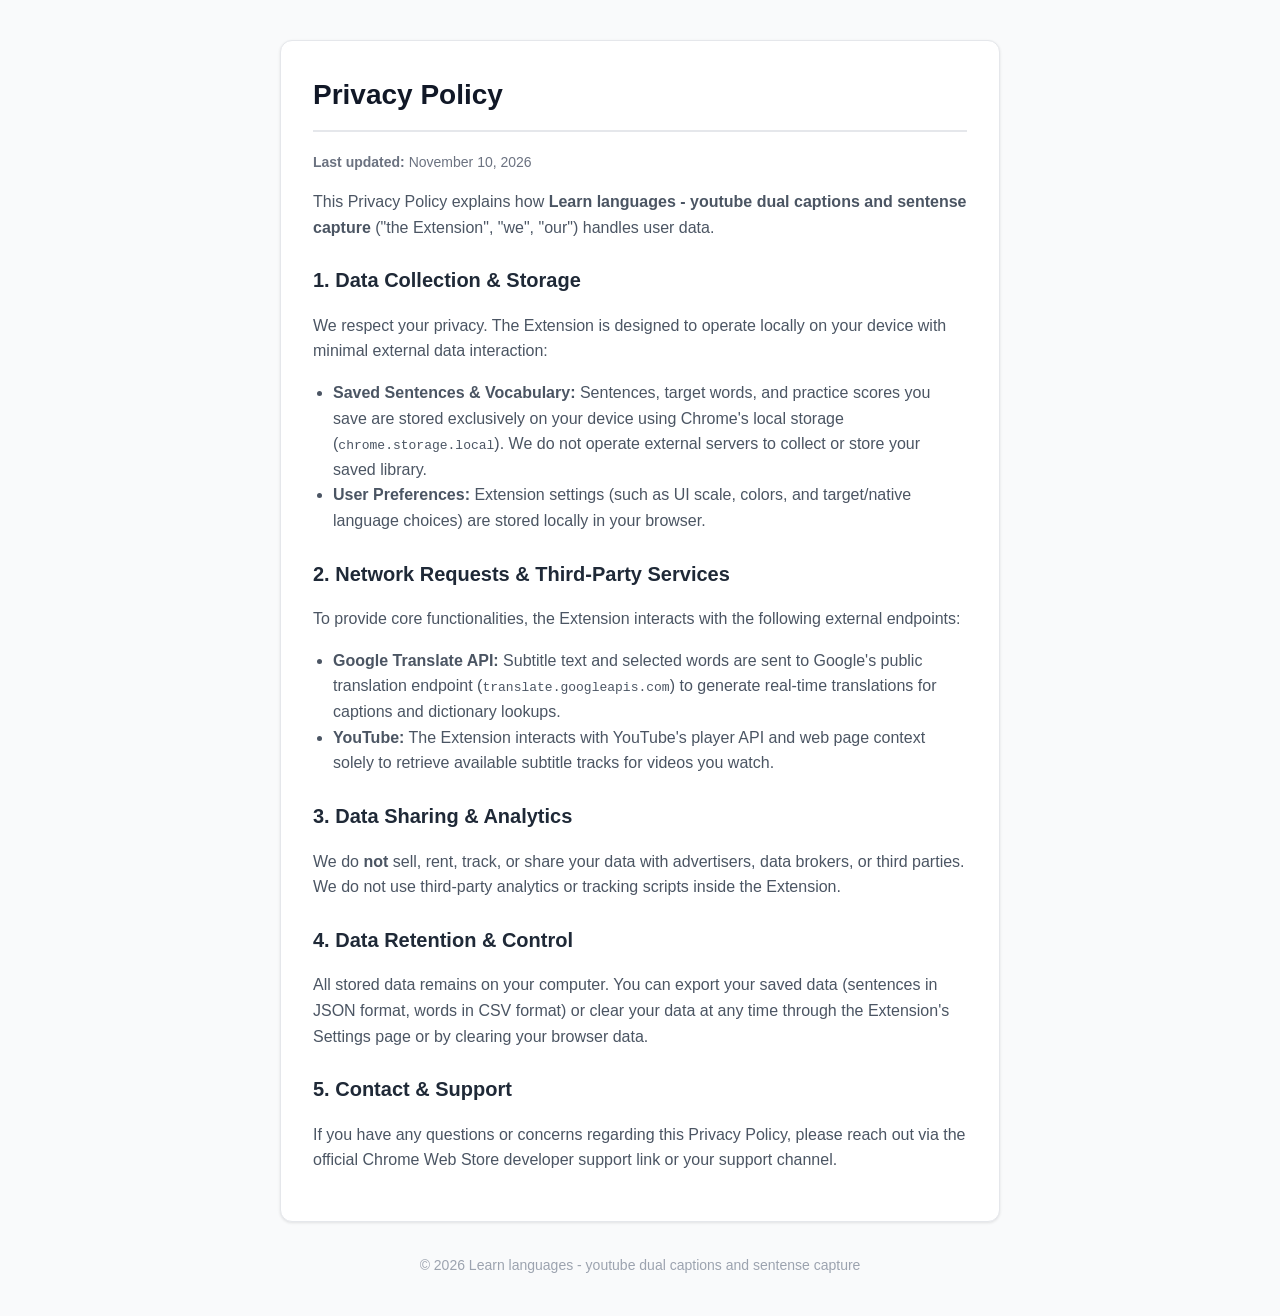
<file: docs/index.html>
<!DOCTYPE html>
<html lang="en">
<head>
  <meta charset="UTF-8">
  <meta name="viewport" content="width=device-width, initial-scale=1.0">
  <title>Privacy Policy - Dual Captions & Sentence Capture Extension</title>
  <style>
    body {
      font-family: -apple-system, BlinkMacSystemFont, "Segoe UI", Roboto, Helvetica, Arial, sans-serif;
      line-height: 1.6;
      color: #1f2937;
      max-width: 720px;
      margin: 40px auto;
      padding: 0 20px;
      background-color: #f9fafb;
    }
    .container {
      background: #ffffff;
      padding: 32px;
      border-radius: 12px;
      box-shadow: 0 1px 3px rgba(0,0,0,0.1);
      border: 1px solid #e5e7eb;
    }
    h1 {
      font-size: 1.75rem;
      color: #111827;
      margin-top: 0;
      border-bottom: 2px solid #e5e7eb;
      padding-bottom: 12px;
    }
    h2 {
      font-size: 1.25rem;
      color: #1f2937;
      margin-top: 24px;
    }
    p, li {
      color: #4b5563;
    }
    ul {
      padding-left: 20px;
    }
    .date {
      font-size: 0.875rem;
      color: #6b7280;
    }
    footer {
      margin-top: 32px;
      font-size: 0.875rem;
      color: #9ca3af;
      text-align: center;
    }
  </style>
</head>
<body>
  <div class="container">
    <h1>Privacy Policy</h1>
    <p class="date"><strong>Last updated:</strong> November 10, 2026</p>

    <p>This Privacy Policy explains how <strong>Learn languages - youtube dual captions and sentense capture</strong> ("the Extension", "we", "our") handles user data.</p>

    <h2>1. Data Collection & Storage</h2>
    <p>We respect your privacy. The Extension is designed to operate locally on your device with minimal external data interaction:</p>
    <ul>
      <li><strong>Saved Sentences & Vocabulary:</strong> Sentences, target words, and practice scores you save are stored exclusively on your device using Chrome's local storage (<code>chrome.storage.local</code>). We do not operate external servers to collect or store your saved library.</li>
      <li><strong>User Preferences:</strong> Extension settings (such as UI scale, colors, and target/native language choices) are stored locally in your browser.</li>
    </ul>

    <h2>2. Network Requests & Third-Party Services</h2>
    <p>To provide core functionalities, the Extension interacts with the following external endpoints:</p>
    <ul>
      <li><strong>Google Translate API:</strong> Subtitle text and selected words are sent to Google's public translation endpoint (<code>translate.googleapis.com</code>) to generate real-time translations for captions and dictionary lookups.</li>
      <li><strong>YouTube:</strong> The Extension interacts with YouTube's player API and web page context solely to retrieve available subtitle tracks for videos you watch.</li>
    </ul>

    <h2>3. Data Sharing & Analytics</h2>
    <p>We do <strong>not</strong> sell, rent, track, or share your data with advertisers, data brokers, or third parties. We do not use third-party analytics or tracking scripts inside the Extension.</p>

    <h2>4. Data Retention & Control</h2>
    <p>All stored data remains on your computer. You can export your saved data (sentences in JSON format, words in CSV format) or clear your data at any time through the Extension's Settings page or by clearing your browser data.</p>

    <h2>5. Contact & Support</h2>
    <p>If you have any questions or concerns regarding this Privacy Policy, please reach out via the official Chrome Web Store developer support link or your support channel.</p>
  </div>
  <footer>
    &copy; 2026 Learn languages - youtube dual captions and sentense capture
  </footer>
</body>
</html>
</file>
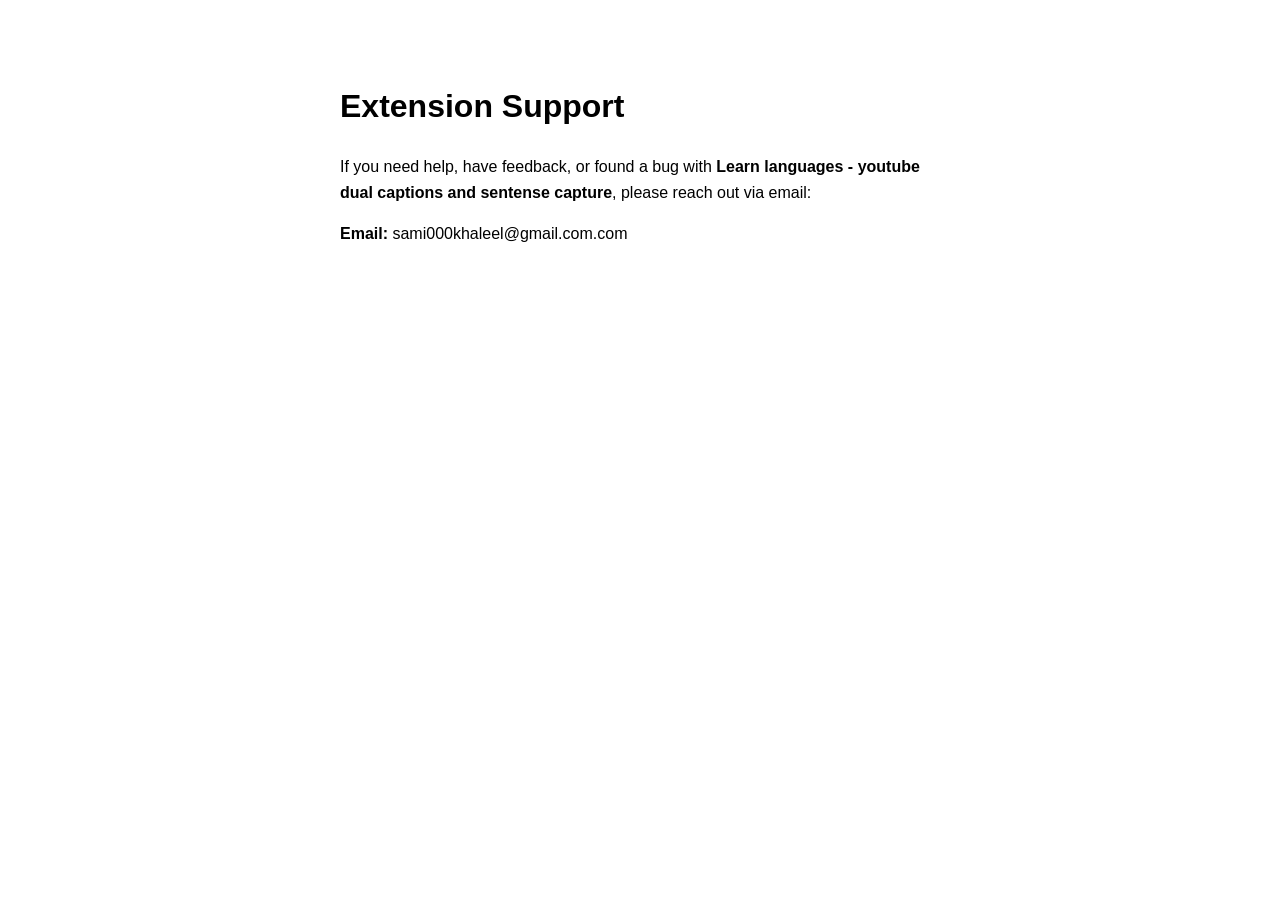
<file: docs/support page.html>
<!DOCTYPE html>
<html lang="en">
<head>
  <meta charset="UTF-8">
  <title>Support - Dual Captions & Sentence Capture</title>
  <style>
    body { font-family: sans-serif; max-width: 600px; margin: 40px auto; padding: 20px; line-height: 1.6; }
  </style>
</head>
<body>
  <h1>Extension Support</h1>
  <p>If you need help, have feedback, or found a bug with <strong>Learn languages - youtube dual captions and sentense capture</strong>, please reach out via email:</p>
  <p><strong>Email:</strong> sami000khaleel@gmail.com.com</p>
</body>
</html>
</file>
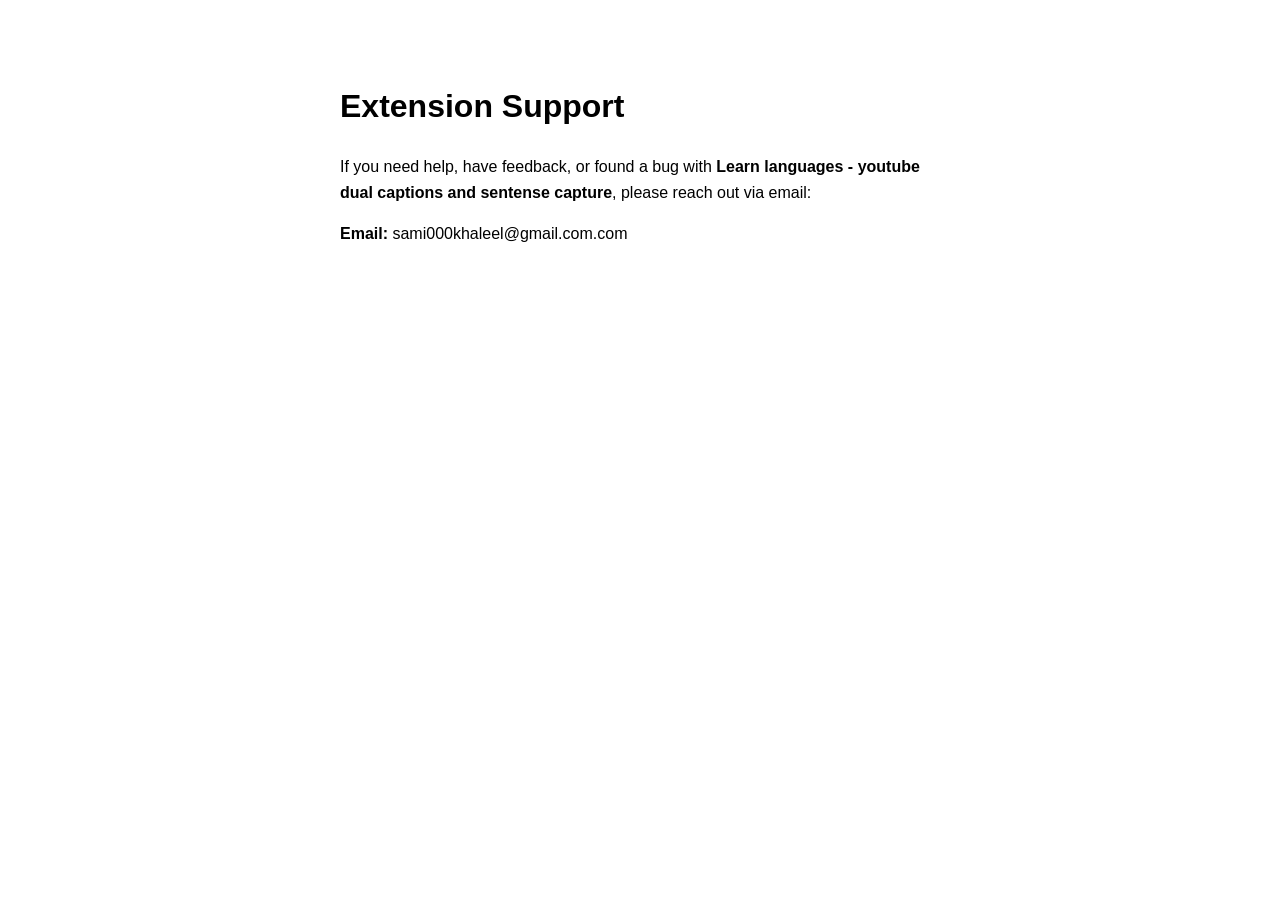
<file: docs/support-page.html>
<!DOCTYPE html>
<html lang="en">
<head>
  <meta charset="UTF-8">
  <title>Support - Dual Captions & Sentence Capture</title>
  <style>
    body { font-family: sans-serif; max-width: 600px; margin: 40px auto; padding: 20px; line-height: 1.6; }
  </style>
</head>
<body>
  <h1>Extension Support</h1>
  <p>If you need help, have feedback, or found a bug with <strong>Learn languages - youtube dual captions and sentense capture</strong>, please reach out via email:</p>
  <p><strong>Email:</strong> sami000khaleel@gmail.com.com</p>
</body>
</html>
</file>
